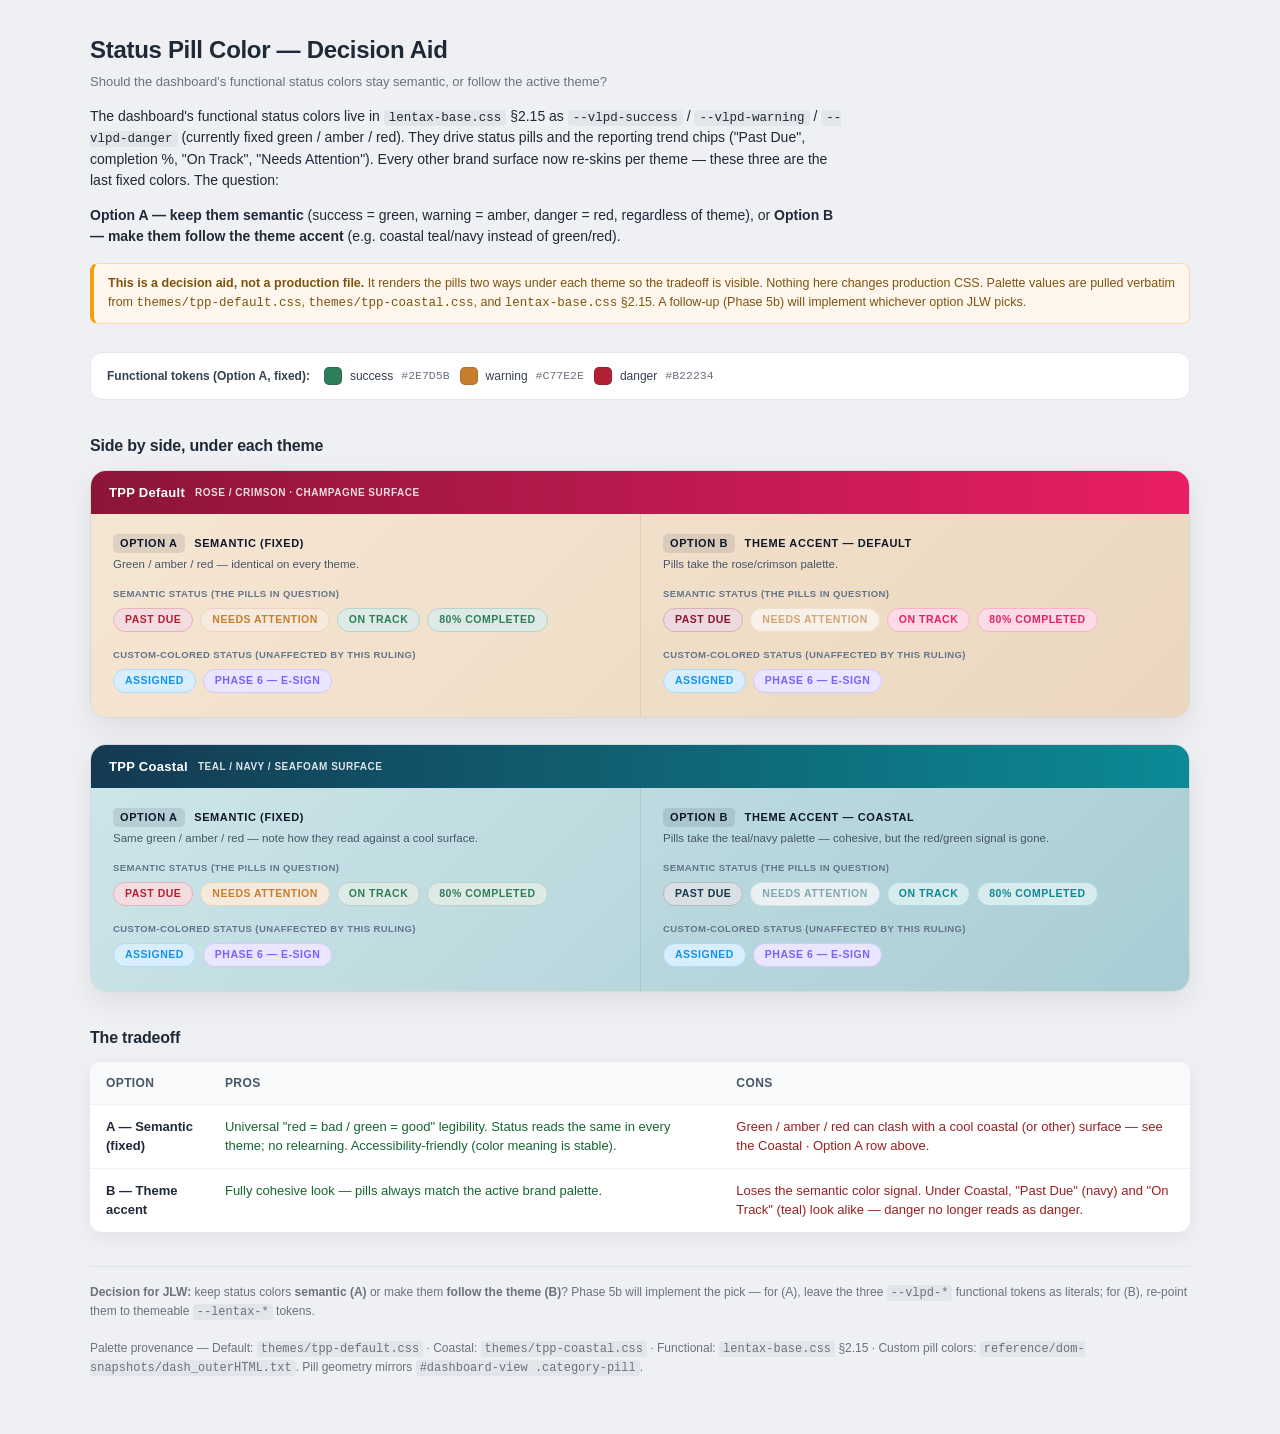
<file: reference/status-pill-demo.html>
<!DOCTYPE html>
<html lang="en">
<head>
<meta charset="utf-8">
<meta name="viewport" content="width=device-width, initial-scale=1">
<title>Status Pill Color — Decision Aid (semantic vs. theme-accent)</title>
<style>
  /* ============================================================
     status-pill-demo.html — DECISION AID (not a production file)
     Renders the dashboard status pills two ways so JLW can rule on
     whether the functional colors (--vlpd-success / -warning / -danger)
     should stay semantic-fixed (Option A) or follow the theme (Option B).

     All palette values are pulled verbatim from the repo:
       - Functional (semantic):  lentax-base.css §2.15 #dashboard-view
                                   --vlpd-success  #2E7D5B
                                   --vlpd-warning  #C77E2E
                                   --vlpd-danger   #B22234
       - TPP Default palette:    themes/tpp-default.css
       - TPP Coastal palette:    themes/tpp-coastal.css
       - Custom-colored pills:   reference/dom-snapshots/dash_outerHTML.txt
     Self-contained: no dependency on lentax-base.css. Opens standalone.
     ============================================================ */

  :root{
    /* Functional semantic colors — Option A (fixed, from base §2.15) */
    --fn-success: #2E7D5B;
    --fn-warning: #C77E2E;
    --fn-danger:  #B22234;

    /* Custom-colored status pills (theme-independent inline colors,
       captured from the live dashboard snapshot — UNAFFECTED by this ruling) */
    --custom-assigned: #1093F5;  /* rgb(16,147,245)  */
    --custom-esign:    #7B61FF;  /* rgb(123,97,255)  */
  }

  /* --- TPP Default theme palette (themes/tpp-default.css) --- */
  .theme-default{
    --t-primary:  #E91E63;   /* crimson-primary  (rose)        */
    --t-deep:     #8B1538;   /* crimson-deep     (crimson)     */
    --t-magenta:  #C2185B;   /* crimson-magenta               */
    --t-gold:     #D4A574;   /* gold-leaf                      */
    --surface-1:  #F5E6D3;   /* champagne                      */
    --surface-2:  #EBD7BE;   /* champagne-deep                 */
  }
  /* --- TPP Coastal theme palette (themes/tpp-coastal.css) --- */
  .theme-coastal{
    --t-primary:  #0B8A95;   /* teal   (crimson-primary slot)  */
    --t-deep:     #143A52;   /* ocean-navy (crimson-deep slot) */
    --t-magenta:  #0A6E78;   /* deep teal (magenta slot)       */
    --t-gold:     #7FA8B5;   /* slate-blue (gold-leaf slot)    */
    --surface-1:  #CDE5E8;   /* pale seafoam                   */
    --surface-2:  #A8CDD4;   /* muted seafoam                  */
  }

  *{ box-sizing: border-box; }
  body{
    margin:0; padding:32px 28px 64px;
    font-family:'Inter','Helvetica Neue',Arial,sans-serif;
    color:#1f2937; background:#eef0f3; line-height:1.5;
    -webkit-font-smoothing:antialiased;
  }
  .wrap{ max-width:1100px; margin:0 auto; }

  h1{ font-size:24px; margin:0 0 6px; letter-spacing:-.3px; }
  h1 .sub{ display:block; font-size:13px; font-weight:500; color:#6b7280; letter-spacing:0; margin-top:4px; }
  .lede{ font-size:14px; max-width:760px; }
  .lede code{ background:#e2e6eb; padding:1px 5px; border-radius:4px; font-size:12.5px; }
  .aid-note{
    margin:16px 0 28px; padding:10px 14px; font-size:12.5px;
    background:#fff7ed; border:1px solid #fed7aa; border-left:4px solid #f59e0b;
    border-radius:8px; color:#7c5410;
  }

  /* Functional-token legend */
  .legend{
    display:flex; flex-wrap:wrap; gap:10px; margin:0 0 30px;
    padding:14px 16px; background:#fff; border:1px solid #e2e6eb; border-radius:12px;
  }
  .legend .lbl{ font-size:12px; font-weight:700; color:#374151; align-self:center; margin-right:4px; }
  .swatch{ display:inline-flex; align-items:center; gap:8px; font-size:12px; color:#374151; }
  .swatch .chip{ width:18px; height:18px; border-radius:5px; border:1px solid rgba(0,0,0,.12); }
  .swatch code{ font-size:11.5px; color:#6b7280; }

  /* Theme panel = a representative dashboard surface */
  .panel{
    margin:0 0 26px; border-radius:16px; overflow:hidden;
    border:1px solid rgba(0,0,0,.10);
    box-shadow:0 10px 30px rgba(0,0,0,.08);
  }
  .panel__head{
    padding:12px 18px; font-size:13px; font-weight:700; letter-spacing:.3px;
    color:#fff; display:flex; align-items:center; gap:10px;
  }
  .panel.theme-default  .panel__head{ background:linear-gradient(90deg,#8B1538,#E91E63); }
  .panel.theme-coastal  .panel__head{ background:linear-gradient(90deg,#143A52,#0B8A95); }
  .panel__head .tag{ font-size:10px; font-weight:600; opacity:.85; text-transform:uppercase; letter-spacing:.5px; }

  /* surface uses the theme's real page-gradient (champagne / seafoam) */
  .surface{
    display:grid; grid-template-columns:1fr 1fr; gap:0;
    background:linear-gradient(135deg,var(--surface-1) 0%,var(--surface-2) 100%);
  }
  @media (max-width:720px){ .surface{ grid-template-columns:1fr; } }

  .option{ padding:20px 22px 24px; }
  .option + .option{ border-left:1px solid rgba(0,0,0,.08); }
  @media (max-width:720px){ .option + .option{ border-left:0; border-top:1px solid rgba(0,0,0,.08); } }
  .option__label{
    font-size:11px; font-weight:800; text-transform:uppercase; letter-spacing:.6px;
    color:#0f172a; margin:0 0 3px;
  }
  .option__label .opt{ display:inline-block; padding:1px 7px; border-radius:5px; background:rgba(15,23,42,.10); margin-right:6px; }
  .option__sub{ font-size:11.5px; color:#475569; margin:0 0 14px; }

  .group-label{
    font-size:9.5px; font-weight:700; letter-spacing:.4px; text-transform:uppercase;
    color:#64748b; margin:0 0 7px;
  }
  .group-label.second{ margin-top:16px; }
  .pillrow{ display:flex; flex-wrap:wrap; gap:7px; align-items:center; }

  /* Pill — faithful to #dashboard-view .category-pill
     (padding 3px 10px, radius 999px, ~10px, weight 600, letter-spacing,
      tinted background + solid colored text). Uppercased per spec. */
  .pill{
    display:inline-flex; align-items:center;
    padding:4px 11px; border-radius:999px;
    font-size:10.5px; font-weight:700; letter-spacing:.5px;
    text-transform:uppercase; line-height:1.3; white-space:nowrap;
    color:var(--c);
    background:color-mix(in srgb, var(--c) 16%, #ffffff);
    border:1px solid color-mix(in srgb, var(--c) 34%, #ffffff);
  }

  /* Tradeoff table */
  .tradeoff{ width:100%; border-collapse:collapse; margin:8px 0 0; font-size:13px; background:#fff; border-radius:12px; overflow:hidden; box-shadow:0 6px 20px rgba(0,0,0,.06); }
  .tradeoff th, .tradeoff td{ padding:12px 16px; text-align:left; vertical-align:top; border-bottom:1px solid #eef0f3; }
  .tradeoff thead th{ background:#f8fafc; font-size:12px; text-transform:uppercase; letter-spacing:.4px; color:#475569; }
  .tradeoff td.opt{ font-weight:800; white-space:nowrap; }
  .tradeoff .pro{ color:#166534; } .tradeoff .con{ color:#9a1f1f; }
  .tradeoff tr:last-child td{ border-bottom:0; }

  h2.section{ font-size:16px; margin:34px 0 12px; letter-spacing:-.2px; }
  footer{ margin-top:34px; font-size:12px; color:#6b7280; border-top:1px solid #dfe3e8; padding-top:16px; }
  footer code{ background:#e2e6eb; padding:1px 4px; border-radius:3px; }
</style>
</head>
<body>
<div class="wrap">

  <h1>Status Pill Color — Decision Aid
    <span class="sub">Should the dashboard's functional status colors stay semantic, or follow the active theme?</span>
  </h1>

  <p class="lede">
    The dashboard's functional status colors live in <code>lentax-base.css</code> §2.15 as
    <code>--vlpd-success</code> / <code>--vlpd-warning</code> / <code>--vlpd-danger</code>
    (currently fixed green / amber / red). They drive status pills and the reporting trend chips
    ("Past&nbsp;Due", completion %, "On&nbsp;Track", "Needs&nbsp;Attention"). Every other brand
    surface now re-skins per theme — these three are the last fixed colors. The question:
  </p>
  <p class="lede" style="margin-top:10px">
    <strong>Option&nbsp;A — keep them semantic</strong> (success&nbsp;=&nbsp;green, warning&nbsp;=&nbsp;amber,
    danger&nbsp;=&nbsp;red, regardless of theme), or
    <strong>Option&nbsp;B — make them follow the theme accent</strong> (e.g. coastal teal/navy instead of green/red).
  </p>

  <div class="aid-note">
    <strong>This is a decision aid, not a production file.</strong> It renders the pills two ways under
    each theme so the tradeoff is visible. Nothing here changes production CSS. Palette values are pulled
    verbatim from <code>themes/tpp-default.css</code>, <code>themes/tpp-coastal.css</code>, and
    <code>lentax-base.css</code> §2.15. A follow-up (Phase&nbsp;5b) will implement whichever option JLW picks.
  </div>

  <!-- Functional token legend -->
  <div class="legend">
    <span class="lbl">Functional tokens (Option A, fixed):</span>
    <span class="swatch"><span class="chip" style="background:#2E7D5B"></span> success <code>#2E7D5B</code></span>
    <span class="swatch"><span class="chip" style="background:#C77E2E"></span> warning <code>#C77E2E</code></span>
    <span class="swatch"><span class="chip" style="background:#B22234"></span> danger <code>#B22234</code></span>
  </div>

  <h2 class="section">Side by side, under each theme</h2>

  <!-- ============ TPP DEFAULT ============ -->
  <div class="panel theme-default">
    <div class="panel__head">TPP Default <span class="tag">rose / crimson · champagne surface</span></div>
    <div class="surface">

      <!-- Option A -->
      <div class="option">
        <p class="option__label"><span class="opt">Option A</span> Semantic (fixed)</p>
        <p class="option__sub">Green / amber / red — identical on every theme.</p>

        <p class="group-label">Semantic status (the pills in question)</p>
        <div class="pillrow">
          <span class="pill" style="--c:#B22234">Past Due</span>
          <span class="pill" style="--c:#C77E2E">Needs Attention</span>
          <span class="pill" style="--c:#2E7D5B">On Track</span>
          <span class="pill" style="--c:#2E7D5B">80% Completed</span>
        </div>

        <p class="group-label second">Custom-colored status (unaffected by this ruling)</p>
        <div class="pillrow">
          <span class="pill" style="--c:var(--custom-assigned)">Assigned</span>
          <span class="pill" style="--c:var(--custom-esign)">Phase 6 — E-Sign</span>
        </div>
      </div>

      <!-- Option B -->
      <div class="option">
        <p class="option__label"><span class="opt">Option B</span> Theme accent — Default</p>
        <p class="option__sub">Pills take the rose/crimson palette.</p>

        <p class="group-label">Semantic status (the pills in question)</p>
        <div class="pillrow">
          <span class="pill" style="--c:var(--t-deep)">Past Due</span>
          <span class="pill" style="--c:var(--t-gold)">Needs Attention</span>
          <span class="pill" style="--c:var(--t-primary)">On Track</span>
          <span class="pill" style="--c:var(--t-primary)">80% Completed</span>
        </div>

        <p class="group-label second">Custom-colored status (unaffected by this ruling)</p>
        <div class="pillrow">
          <span class="pill" style="--c:var(--custom-assigned)">Assigned</span>
          <span class="pill" style="--c:var(--custom-esign)">Phase 6 — E-Sign</span>
        </div>
      </div>

    </div>
  </div>

  <!-- ============ TPP COASTAL ============ -->
  <div class="panel theme-coastal">
    <div class="panel__head">TPP Coastal <span class="tag">teal / navy / seafoam surface</span></div>
    <div class="surface">

      <!-- Option A -->
      <div class="option">
        <p class="option__label"><span class="opt">Option A</span> Semantic (fixed)</p>
        <p class="option__sub">Same green / amber / red — note how they read against a cool surface.</p>

        <p class="group-label">Semantic status (the pills in question)</p>
        <div class="pillrow">
          <span class="pill" style="--c:#B22234">Past Due</span>
          <span class="pill" style="--c:#C77E2E">Needs Attention</span>
          <span class="pill" style="--c:#2E7D5B">On Track</span>
          <span class="pill" style="--c:#2E7D5B">80% Completed</span>
        </div>

        <p class="group-label second">Custom-colored status (unaffected by this ruling)</p>
        <div class="pillrow">
          <span class="pill" style="--c:var(--custom-assigned)">Assigned</span>
          <span class="pill" style="--c:var(--custom-esign)">Phase 6 — E-Sign</span>
        </div>
      </div>

      <!-- Option B -->
      <div class="option">
        <p class="option__label"><span class="opt">Option B</span> Theme accent — Coastal</p>
        <p class="option__sub">Pills take the teal/navy palette — cohesive, but the red/green signal is gone.</p>

        <p class="group-label">Semantic status (the pills in question)</p>
        <div class="pillrow">
          <span class="pill" style="--c:var(--t-deep)">Past Due</span>
          <span class="pill" style="--c:var(--t-gold)">Needs Attention</span>
          <span class="pill" style="--c:var(--t-primary)">On Track</span>
          <span class="pill" style="--c:var(--t-primary)">80% Completed</span>
        </div>

        <p class="group-label second">Custom-colored status (unaffected by this ruling)</p>
        <div class="pillrow">
          <span class="pill" style="--c:var(--custom-assigned)">Assigned</span>
          <span class="pill" style="--c:var(--custom-esign)">Phase 6 — E-Sign</span>
        </div>
      </div>

    </div>
  </div>

  <h2 class="section">The tradeoff</h2>
  <table class="tradeoff">
    <thead>
      <tr><th>Option</th><th>Pros</th><th>Cons</th></tr>
    </thead>
    <tbody>
      <tr>
        <td class="opt">A — Semantic<br>(fixed)</td>
        <td class="pro">Universal "red = bad / green = good" legibility. Status reads the same in every theme; no relearning. Accessibility-friendly (color meaning is stable).</td>
        <td class="con">Green / amber / red can clash with a cool coastal (or other) surface — see the Coastal · Option A row above.</td>
      </tr>
      <tr>
        <td class="opt">B — Theme<br>accent</td>
        <td class="pro">Fully cohesive look — pills always match the active brand palette.</td>
        <td class="con">Loses the semantic color signal. Under Coastal, "Past Due" (navy) and "On Track" (teal) look alike — danger no longer reads as danger.</td>
      </tr>
    </tbody>
  </table>

  <footer>
    <strong>Decision for JLW:</strong> keep status colors <strong>semantic (A)</strong> or make them
    <strong>follow the theme (B)</strong>? Phase&nbsp;5b will implement the pick — for (A), leave the
    three <code>--vlpd-*</code> functional tokens as literals; for (B), re-point them to themeable
    <code>--lentax-*</code> tokens.<br><br>
    Palette provenance — Default: <code>themes/tpp-default.css</code> · Coastal:
    <code>themes/tpp-coastal.css</code> · Functional: <code>lentax-base.css</code> §2.15 ·
    Custom pill colors: <code>reference/dom-snapshots/dash_outerHTML.txt</code>.
    Pill geometry mirrors <code>#dashboard-view .category-pill</code>.
  </footer>

</div>
</body>
</html>
</file>
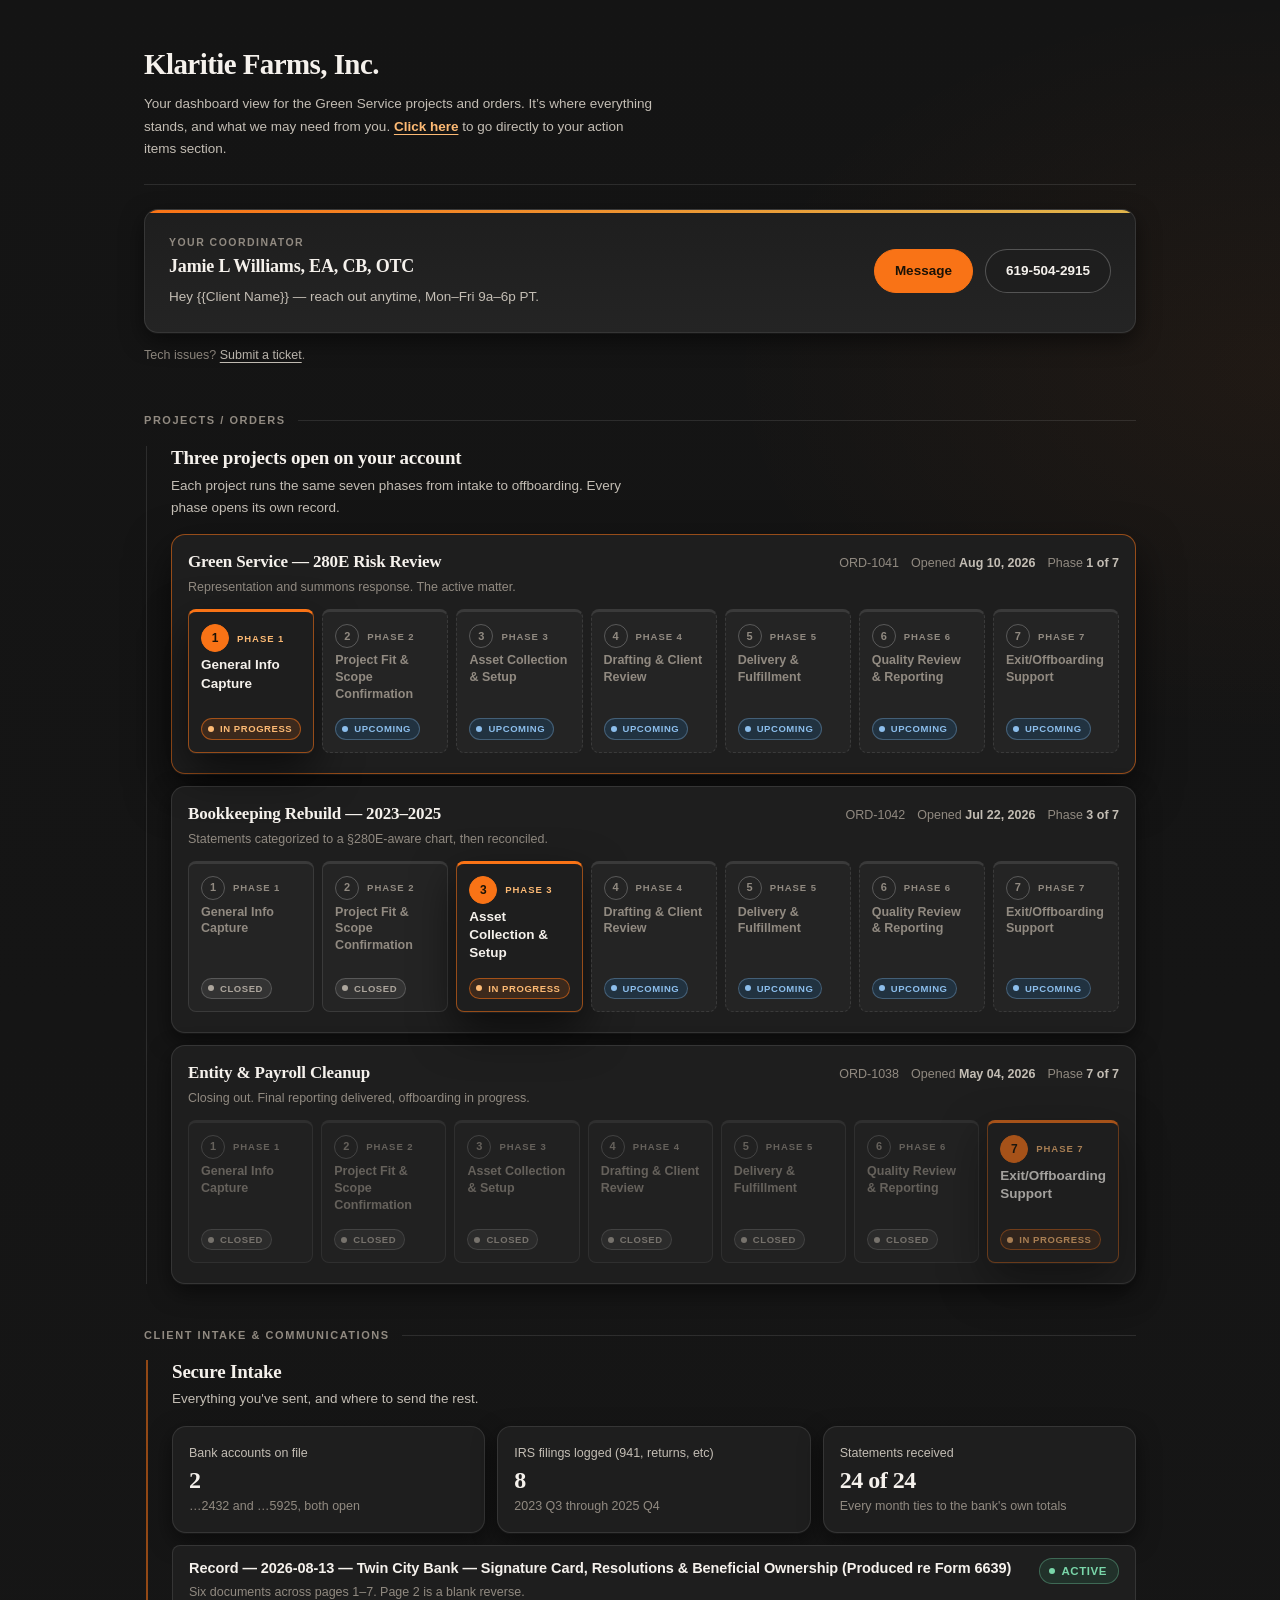
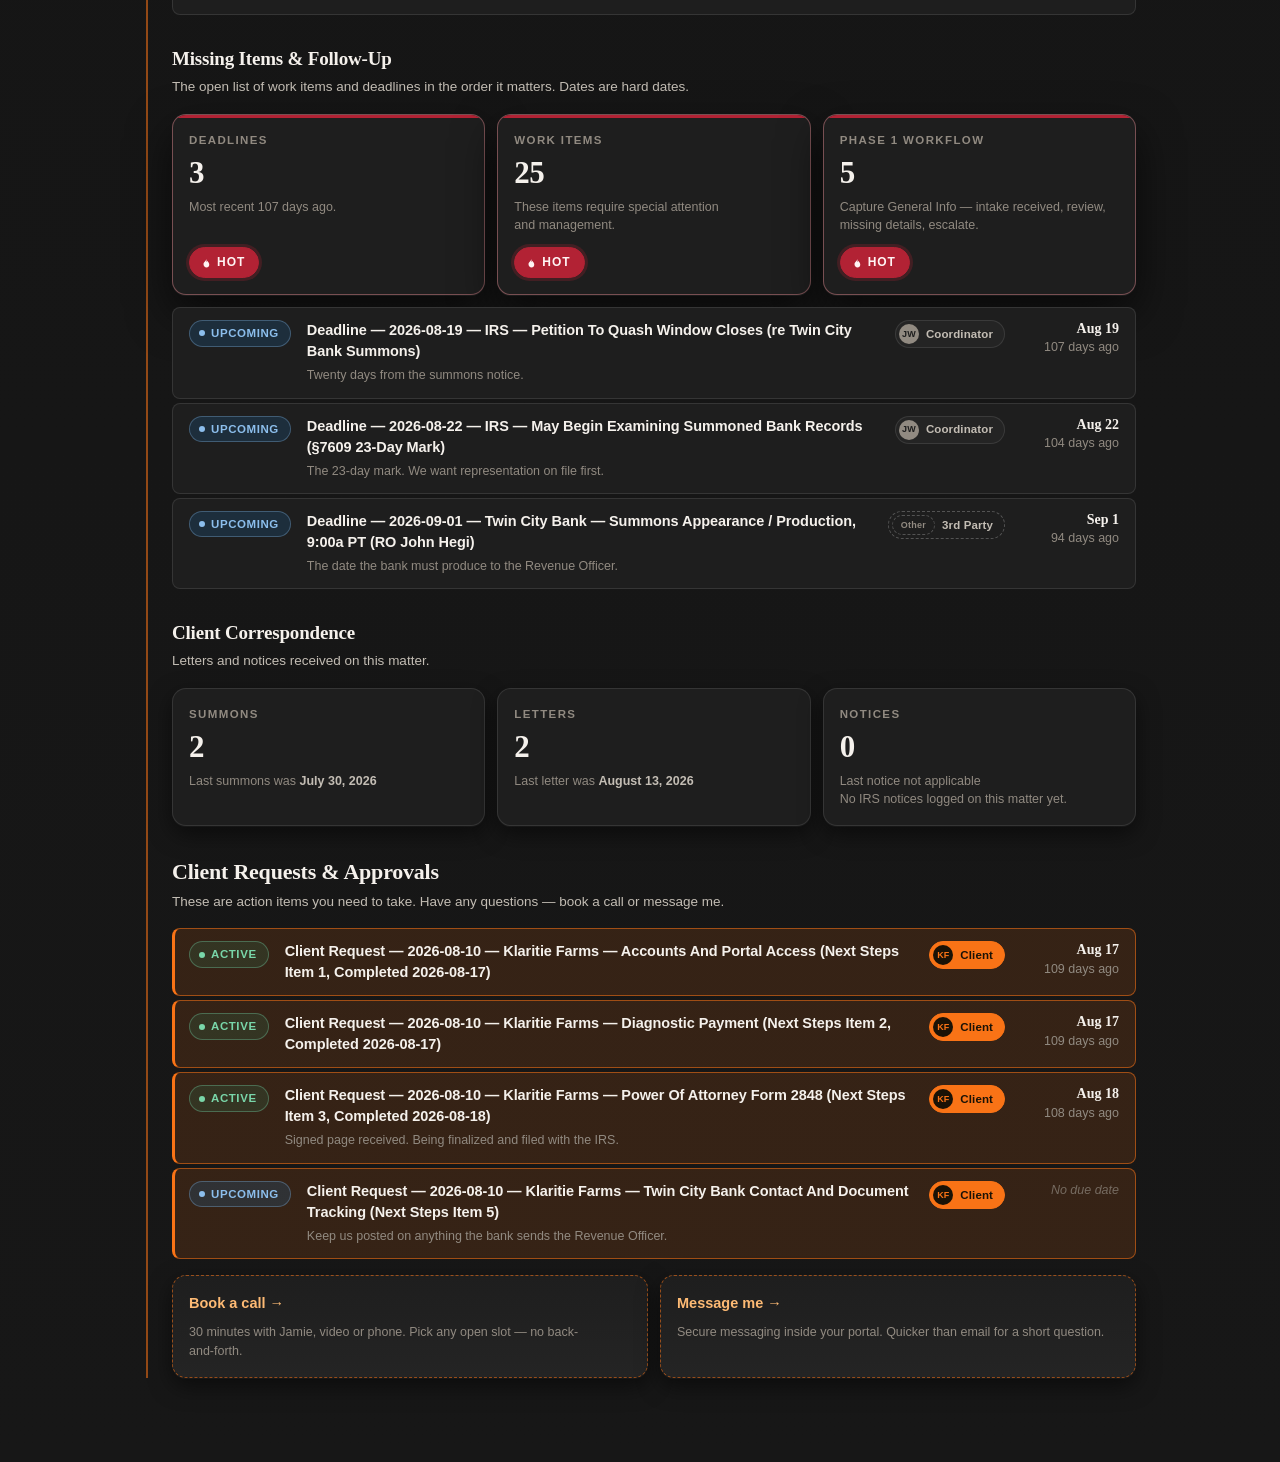
<file: portal/_source/dashboard-projects-mockup.raw.html>
<!doctype html>
<html lang="en" data-theme="dark"><head><meta charset="utf-8">
<meta name="viewport" content="width=device-width,initial-scale=1">
<title>Klaritie Farms — Client Dashboard</title>
<style>
/* ---------- TOKENS ------------------------------------------------------
   Light = :root. Dark = [data-theme="dark"] on <html> (ships as dark).
   Remove the attribute to render light. No markup forks, no new requests. */
:root{
  /* type */
  --ff-ui:ui-sans-serif,-apple-system,"Segoe UI",Roboto,Helvetica,Arial,sans-serif;
  --ff-dis:ui-serif,Georgia,"Iowan Old Style","Palatino Linotype",serif;
  --t-micro:10.5px; --t-label:11.5px; --t-meta:12.5px; --t-body:13.5px; --t-ui:15px;
  --t-row:14.5px; --t-h3:19px; --t-h2:11px; --t-h1:29px; --t-num:31px;
  /* spacing scale — 4 / 8 / 12 / 16 / 24 / 32 / 48 / 72 */
  --s1:4px; --s2:8px; --s3:12px; --s4:16px; --s5:24px; --s6:32px; --s7:48px; --s8:72px;
  /* geometry */
  --r-sm:8px; --r:14px; --r-pill:999px;
  --sh:0 1px 2px rgba(26,26,26,.05),0 6px 18px rgba(154,74,6,.05);
  --sh-2:0 2px 4px rgba(26,26,26,.06),0 16px 40px rgba(154,74,6,.10);
  /* surfaces + ink */
  --bg:#F4F0E9; --surface:#FFFAF4; --surface-2:#F8F2E9; --surface-3:#EFE8DD;
  --line:rgba(26,22,18,.12); --line-2:rgba(26,22,18,.26);
  --ink:#1A1714; --ink-2:#4C463E; --ink-3:#7C7369;
  /* brand */
  --accent:#F97316; --accent-ink:#9A4A06; --accent-soft:#FCEBDB; --accent-line:rgba(249,115,22,.42);
  --on-accent:#FFFFFF; --accent-fill:#A8500A;
  /* status pairs (fixed hues, never themed away) */
  --good-bg:#E3F1E9; --good-fg:#1F6B4C; --good-line:rgba(31,107,76,.28);
  --info-bg:#E3EDF8; --info-fg:#1B5486; --info-line:rgba(27,84,134,.26);
  --warn-bg:#F9EFD9; --warn-fg:#7E5510; --warn-line:rgba(126,85,16,.28);
  --crit-bg:#F7E3E4; --crit-fg:#8F1F29; --crit-line:rgba(143,31,41,.30);
  --crit-fill:#8F1F29; --on-crit:#FFF7F7;
  --neu-bg:#EDE8E0; --neu-fg:#5B554D; --neu-line:rgba(91,85,77,.24);
  --vio-bg:#EBE7F5; --vio-fg:#4A3E77; --vio-line:rgba(74,62,119,.24);
}
[data-theme="dark"]{
  --bg:#141414; --surface:#1E1E1E; --surface-2:#242424; --surface-3:#2A2A2A;
  --line:rgba(255,255,255,.10); --line-2:rgba(255,255,255,.24);
  --ink:#F5F1EC; --ink-2:#C3BDB4; --ink-3:#918A81;
  --accent:#F97316; --accent-ink:#FDBA74; --accent-soft:rgba(249,115,22,.14); --accent-line:rgba(249,115,22,.55);
  --on-accent:#1A1206; --accent-fill:#F97316;
  --sh:0 1px 0 rgba(255,255,255,.04),0 8px 22px rgba(0,0,0,.50);
  --sh-2:0 1px 0 rgba(255,255,255,.06),0 18px 44px rgba(0,0,0,.60);
  --good-bg:rgba(46,125,91,.20); --good-fg:#79D6A9; --good-line:rgba(121,214,169,.34);
  --info-bg:rgba(28,110,180,.20); --info-fg:#8CBEEC; --info-line:rgba(140,190,236,.32);
  --warn-bg:rgba(199,126,46,.20); --warn-fg:#F3BD73; --warn-line:rgba(243,189,115,.34);
  --crit-bg:rgba(178,34,52,.24); --crit-fg:#FF9AA0; --crit-line:rgba(255,154,160,.40);
  --crit-fill:#B22234; --on-crit:#FFF4F4;
  --neu-bg:rgba(255,255,255,.07); --neu-fg:#ADA69D; --neu-line:rgba(255,255,255,.18);
  --vio-bg:rgba(123,97,255,.20); --vio-fg:#B6A6FF; --vio-line:rgba(182,166,255,.32);
}
*{box-sizing:border-box}
body{margin:0;background:var(--bg);color:var(--ink);
  font:var(--t-ui)/1.6 var(--ff-ui);-webkit-font-smoothing:antialiased;text-wrap:pretty}
[data-theme="dark"] body{background:
  radial-gradient(1100px 520px at 8% -10%,rgba(249,115,22,.10),transparent 60%),
  radial-gradient(900px 600px at 100% 12%,rgba(249,115,22,.05),transparent 62%),
  linear-gradient(180deg,#141414,#171717)}
a{color:var(--accent-ink)} a:hover{color:var(--accent)}
:focus-visible{outline:2px solid var(--accent);outline-offset:2px;border-radius:var(--r-sm)}
.wrap{max-width:1040px;margin:0 auto;padding:var(--s7) var(--s5) var(--s8)}

/* ---------- masthead + coordinator ---------- */
.mast{border-bottom:1px solid var(--line);padding-bottom:var(--s5);margin-bottom:var(--s2);
  display:flex;justify-content:space-between;align-items:flex-end;gap:var(--s5);flex-wrap:wrap}
.mast h1{margin:0;font:600 var(--t-h1)/1.15 var(--ff-dis);letter-spacing:-.02em}
.mast .s{margin:var(--s3) 0 0;color:var(--ink-2);font-size:var(--t-body);max-width:68ch;line-height:1.65}
.mast .s a{color:var(--accent-ink);font-weight:600;text-underline-offset:3px}
.mast .who{text-align:right;font-size:var(--t-meta);color:var(--ink-3);line-height:1.5}
h3[id]{scroll-margin-top:var(--s5)}
h2{font:650 var(--t-h2)/1.4 var(--ff-ui);letter-spacing:.14em;text-transform:uppercase;color:var(--ink-3);
  margin:var(--s7) 0 var(--s2);display:flex;align-items:center;gap:var(--s3)}
h2::after{content:"";height:1px;flex:1;background:var(--line)}
h3{font:600 var(--t-h3)/1.3 var(--ff-dis);letter-spacing:-.01em;margin:var(--s6) 0 var(--s1)}
h3:first-of-type{margin-top:var(--s4)}
.lede{color:var(--ink-2);font-size:var(--t-body);margin:0 0 var(--s4);max-width:64ch;line-height:1.6}
.lede.wide{max-width:none}
.body{border-left:1px solid var(--line);padding-left:var(--s5);margin-left:2px}
/* HIERARCHY: the action-items subsection carries the accent rail */
.body:has(#actions){border-left:2px solid var(--accent-line)}
.body:has(#actions) h3#actions{font-size:22px;color:var(--ink)}

.coord{display:flex;justify-content:space-between;align-items:center;gap:var(--s5);flex-wrap:wrap;
  background:linear-gradient(180deg,var(--surface),var(--surface-2));border:1px solid var(--line);
  border-radius:var(--r);padding:var(--s5);box-shadow:var(--sh);margin:var(--s5) 0 var(--s1);
  position:relative;overflow:hidden}
.coord::before{content:"";position:absolute;inset:0 0 auto;height:3px;
  background:linear-gradient(90deg,var(--accent),#E0B54C)}
.coord .cl{font-size:var(--t-micro);letter-spacing:.14em;text-transform:uppercase;color:var(--ink-3);font-weight:650}
.coord .cn{font:600 18px/1.3 var(--ff-dis);letter-spacing:-.01em;margin-top:var(--s1)}
.coord .cg{margin:var(--s2) 0 0;font-size:var(--t-body);color:var(--ink-2)}
.coord .ca{display:flex;gap:var(--s3);flex-wrap:wrap}
.btn{display:inline-flex;align-items:center;justify-content:center;gap:var(--s2);font-size:var(--t-body);
  font-weight:650;border-radius:var(--r-pill);padding:10px 20px;text-decoration:none;
  border:1px solid var(--line-2);color:var(--ink);background:var(--surface);white-space:nowrap;
  transition:transform .14s,border-color .14s,box-shadow .14s}
.btn:hover{border-color:var(--accent-line);transform:translateY(-2px);box-shadow:var(--sh)}
.btn:active{transform:translateY(1px)}
.btn.primary{background:var(--accent-fill);border-color:var(--accent-fill);color:var(--on-accent)}
.btn.primary:hover{filter:brightness(1.06)}
.tech{margin:var(--s3) 0 0;font-size:var(--t-meta);color:var(--ink-3)}
.tech a{color:var(--ink-2);text-underline-offset:3px}

/* ---------- ROWS: ledger grammar — flat, tabular, hairline, no lift ---------- */
.row{display:flex;gap:var(--s4);align-items:flex-start;background:var(--surface);
  border:1px solid var(--line);border-radius:var(--r-sm);padding:var(--s3) var(--s4);
  margin-bottom:var(--s1);box-shadow:none;text-decoration:none;color:inherit;
  position:relative;transition:background .14s,border-color .14s}
.row:hover{background:var(--surface-2);border-color:var(--line-2)}
.row:focus-visible{outline:2px solid var(--accent);outline-offset:2px}
.row .m{flex:1;min-width:0}
.row .t{font-size:var(--t-row);font-weight:600;line-height:1.45;letter-spacing:-.005em}
.row .d{font-size:var(--t-meta);color:var(--ink-3);margin-top:var(--s1);line-height:1.55}
/* OWNER: a Client row is unmistakable — accent rail, tinted fill, filled pill */
.row:has(.own.client){background:var(--accent-soft);border-color:var(--accent-line);
  border-left:3px solid var(--accent);padding-left:calc(var(--s4) - 2px)}
.row:has(.own.client):hover{border-color:var(--accent)}

.chip{display:inline-flex;align-items:center;gap:5px;font-size:var(--t-label);font-weight:650;
  border-radius:var(--r-pill);padding:3px 10px;white-space:nowrap;flex:none}

/* ---------- STATUS CHIPS ---------- */
.st{display:inline-flex;align-items:center;gap:6px;font-size:var(--t-label);font-weight:700;
  border-radius:var(--r-pill);padding:3px 11px 3px 9px;white-space:nowrap;letter-spacing:.05em;
  flex:none;text-transform:uppercase;border:1px solid transparent}
.st::before{content:"";width:6px;height:6px;border-radius:var(--r-pill);background:currentColor;flex:none}
.st-active{background:var(--good-bg);color:var(--good-fg);border-color:var(--good-line)}
.st-upcoming{background:var(--info-bg);color:var(--info-fg);border-color:var(--info-line)}
.st-inprogress{background:var(--accent-soft);color:var(--accent-ink);border-color:var(--accent-line)}
.st-hold{background:var(--warn-bg);color:var(--warn-fg);border-color:var(--warn-line)}
.st-archive{background:var(--neu-bg);color:var(--neu-fg);border-color:var(--neu-line)}
.st-inactive{background:var(--crit-bg);color:var(--crit-fg);border-color:var(--crit-line)}
.st-template{background:var(--vio-bg);color:var(--vio-fg);border-color:var(--vio-line)}
.st-closed{background:var(--neu-bg);color:var(--neu-fg);border-color:var(--neu-line)}

/* ---------- URGENCY LADDER — four rungs, weight+shape+glyph, not colour alone ---------- */
.st-hot{background:var(--crit-fill);color:var(--on-crit);border-color:var(--crit-fill);
  font-size:12px;font-weight:800;letter-spacing:.08em;padding:5px 13px 5px 10px;
  box-shadow:0 0 0 3px var(--crit-bg)}
.st-hot::before{display:none}
.st-hot svg{width:12px;height:12px;flex:none;margin-right:-1px}
.st-high{background:var(--warn-bg);color:var(--warn-fg);border-color:var(--warn-line);
  font-size:11.5px;font-weight:750;padding:4px 12px 4px 9px}
.st-high::before{content:"▲";background:none;width:auto;height:auto;border-radius:0;font-size:8px;line-height:1}
.st-normal{background:transparent;color:var(--warn-fg);border-color:var(--warn-line);font-weight:700}
.st-normal::before{content:"■";background:none;width:auto;height:auto;border-radius:0;font-size:7px;line-height:1}
.st-low{background:transparent;color:var(--ink-3);border-color:var(--line);font-weight:650;letter-spacing:.06em}
.st-low::before{content:"▾";background:none;width:auto;height:auto;border-radius:0;font-size:9px;line-height:1}

.when{font-size:var(--t-meta);color:var(--ink-3);white-space:nowrap;flex:none;
  font-variant-numeric:tabular-nums;text-align:right;min-width:98px;line-height:1.5}
.when b{display:block;color:var(--ink);font:600 14px/1.3 var(--ff-dis);letter-spacing:0}
.when.none{color:var(--ink-3);opacity:.7;font-style:italic}

/* ---------- CARDS: data grammar — raised, serif numerals, top hairline ---------- */
.cards{display:grid;gap:var(--s5) var(--s3);grid-template-columns:repeat(3,1fr);margin:var(--s4) 0 var(--s3)}
.cards.two{grid-template-columns:repeat(2,1fr)}
.cards.four{grid-template-columns:repeat(4,1fr)}
.card{background:var(--surface);border:1px solid var(--line);border-radius:var(--r);
  padding:var(--s4);box-shadow:var(--sh);text-decoration:none;color:inherit;
  display:flex;flex-direction:column;height:100%;position:relative;overflow:hidden;
  transition:transform .14s,box-shadow .14s,border-color .14s}
a.card:hover{transform:translateY(-3px);box-shadow:var(--sh-2);border-color:var(--line-2)}
a.card:active{transform:translateY(1px)}
.card .k{font-size:var(--t-meta);color:var(--ink-2);margin-bottom:var(--s1)}
.card .v{font:600 24px/1.1 var(--ff-dis);letter-spacing:-.02em}
.card .n{font-size:var(--t-meta);color:var(--ink-3);margin-top:var(--s1);line-height:1.5}
.card.link .k{font-size:var(--t-row);font-weight:650;color:var(--ink);margin-bottom:var(--s1)}
.card.off{opacity:.5;background:var(--surface-2);border-style:dashed}
a.card.cnt .cs{margin-top:auto;padding-top:var(--s3)}
a.card.cnt .k{font-size:var(--t-label);letter-spacing:.12em;text-transform:uppercase;color:var(--ink-3);font-weight:700}
a.card.cnt .v{font-size:var(--t-num);line-height:1.05;margin-top:var(--s1)}
a.card.cnt .n{margin-top:var(--s2)}
a.card.cnt .n b{color:var(--ink-2);font-weight:650}
/* a card whose urgency resolved to Critical raises its own edge */
a.card.cnt:has(.st-hot){border-color:var(--crit-line);box-shadow:var(--sh-2)}
a.card.cnt:has(.st-hot)::before{content:"";position:absolute;inset:0 0 auto;height:3px;background:var(--crit-fill)}
.note{background:var(--surface-2);border:1px solid var(--line);border-radius:var(--r);
  padding:var(--s3) var(--s4);font-size:var(--t-body);color:var(--ink-2);line-height:1.6;margin:var(--s3) 0}
a.card.cta{border:1px dashed var(--accent-line);
  background:linear-gradient(180deg,var(--surface),var(--surface-2));padding:var(--s4)}
a.card.cta .k{color:var(--accent-ink)}
a.card.cta:hover{border-color:var(--accent)}
a.card.cta .n{font-size:var(--t-meta)}

/* ---------- PHASE STRIP ---------- */
.phases{display:grid;gap:var(--s2);grid-template-columns:repeat(7,1fr);
  margin:var(--s3) 0 var(--s1);align-items:stretch;counter-reset:ph}
a.phase{background:var(--surface-2);border:1px solid var(--line);border-top:3px solid var(--line);
  border-radius:var(--r-sm);padding:var(--s3);box-shadow:none;text-decoration:none;color:var(--ink-3);
  display:flex;flex-direction:column;height:100%;transition:transform .14s,border-color .14s,color .14s;
  counter-increment:ph}
a.phase:hover{border-color:var(--line-2);border-top-color:var(--accent);transform:translateY(-2px);color:var(--ink-2)}
a.phase .p{font-size:9.5px;font-weight:700;letter-spacing:.1em;color:var(--ink-3);text-transform:uppercase;
  display:flex;align-items:center;gap:var(--s2);min-width:0}
a.phase .p::before{content:counter(ph);flex:none;display:inline-flex;align-items:center;justify-content:center;
  width:22px;height:22px;border-radius:var(--r-pill);border:1px solid var(--line-2);
  font:700 11px/1 var(--ff-ui);letter-spacing:0;color:var(--ink-3);background:transparent}
a.phase:hover .p::before{border-color:var(--accent-line);color:var(--ink-2)}
a.phase .n{font-size:var(--t-meta);font-weight:600;line-height:1.35;margin-top:var(--s1);color:inherit}
a.phase .ps{margin-top:auto;padding-top:var(--s3)}
a.phase .st{font-size:9.5px;padding:2px 8px 2px 6px;letter-spacing:.06em}
/* current phase: the only lit box in the strip */
a.phase:has(.st-inprogress){background:var(--surface);border-color:var(--accent-line);
  border-top:3px solid var(--accent);color:var(--ink);box-shadow:var(--sh-2)}
a.phase:has(.st-inprogress) .p{color:var(--accent-ink)}
a.phase:has(.st-inprogress) .p::before{background:var(--accent-fill);border-color:var(--accent-fill);
  color:var(--on-accent);width:26px;height:26px;font-size:12px}
a.phase:has(.st-inprogress) .n{font-size:var(--t-body)}
/* upcoming phases recede without disappearing */
a.phase:has(.st-upcoming){border-style:dashed;border-top-style:solid}

footer{margin-top:var(--s7);padding-top:var(--s5);border-top:1px solid var(--line);
  color:var(--ink-3);font-size:var(--t-meta);line-height:1.65}

/* ---------- RESPONSIVE — 1100 / 880 / 560 / 375 ---------- */
@media(max-width:900px){
  .cards,.cards.four{grid-template-columns:repeat(2,1fr)}
  .phases{grid-template-columns:repeat(4,1fr)}
}
@media(max-width:760px){
  .wrap{padding:var(--s6) var(--s4) var(--s7)}
  .cards,.cards.two,.cards.four{grid-template-columns:1fr}
  .body{padding-left:var(--s4)}
  .own .av{display:none}
  .own{padding-left:11px}
}
@media(max-width:640px){
  .row{flex-wrap:wrap;gap:var(--s2) var(--s3)}
  .row .m{flex:1 0 100%;order:1}
  .row .st{order:2}
  .row .own{order:3}
  .row .when{order:4;min-width:0;margin-left:auto;text-align:right}
  .row .when b{display:inline;font-size:var(--t-meta);margin-right:6px}
}
@media(max-width:600px){
  .phases{grid-template-columns:repeat(2,1fr)}
  .mast h1{font-size:24px}
  h3{font-size:17px}
  .coord{padding:var(--s4)}
  .coord .ca{width:100%}
  .coord .ca .btn{flex:1}
}
@media(max-width:400px){
  .wrap{padding:var(--s5) var(--s3) var(--s6)}
  a.card.cnt .v{font-size:26px}
}
@media(prefers-reduced-motion:reduce){*{transition:none!important}}

/* ---------- OWNER PILLS ---------- */
.own{display:inline-flex;align-items:center;gap:7px;flex:none;font-size:var(--t-label);font-weight:650;
  color:var(--ink-2);background:var(--surface-2);border:1px solid var(--line);border-radius:var(--r-pill);
  padding:3px 11px 3px 3px;white-space:nowrap;letter-spacing:.01em}
.own .av{display:inline-flex;align-items:center;justify-content:center;width:20px;height:20px;
  border-radius:var(--r-pill);background:var(--ink-3);color:var(--surface);font-size:9px;font-weight:700;
  letter-spacing:.02em}
.own.client{background:var(--accent-fill);border-color:var(--accent-fill);color:var(--on-accent);font-weight:750}
.own.client .av{background:var(--on-accent);color:var(--accent-fill)}
.own.third{border-style:dashed;border-color:var(--line-2);background:transparent}
.own.third .av{background:transparent;color:var(--ink-3);border:1px dashed var(--line-2);
  font-size:9px;width:auto;padding:0 8px;letter-spacing:.03em}

/* ---------- MULTI-PROJECT ---------- */
.proj{border:1px solid var(--line);border-radius:var(--r);background:var(--surface);
  box-shadow:var(--sh);padding:var(--s4);margin-bottom:var(--s3)}
.proj.current{border-color:var(--accent-line);box-shadow:var(--sh-2)}
.projhd{display:flex;align-items:baseline;justify-content:space-between;gap:var(--s3);flex-wrap:wrap}
.projhd h4{margin:0;font:600 17px/1.3 var(--ff-dis);letter-spacing:-.01em}
.projhd .meta{font-size:var(--t-meta);color:var(--ink-3);display:flex;align-items:center;gap:var(--s3)}
.projhd .meta b{color:var(--ink-2);font-weight:650}
.proj .plede{margin:var(--s1) 0 0;font-size:var(--t-meta);color:var(--ink-3)}
.proj .phases{margin-top:var(--s3)}
.proj.done .phases{opacity:.62}
</style></head>
<body><div class="wrap">

<div class="mast">
  <div><h1>Klaritie Farms, Inc.</h1>
    <p class="s">Your dashboard view for the Green Service projects and orders. It’s where everything
      stands, and what we may need from you. <a href="#actions">Click here</a> to go directly to your
      action items section.</p></div>
</div>

<div class="coord">
  <div class="ci">
    <div class="cl">Your coordinator</div>
    <div class="cn">Jamie L Williams, EA, CB, OTC</div>
    <p class="cg">Hey {{Client Name}} — reach out anytime, Mon–Fri 9a–6p PT.</p>
  </div>
  <div class="ca">
    <a class="btn primary" href="https://app.virtuallaunch.pro/message/inbox" target="_blank" rel="noopener">Message</a>
    <a class="btn" href="tel:+16195042915">619-504-2915</a>
  </div>
</div>
<p class="tech">Tech issues? <a href="https://app.virtuallaunch.pro/support" target="_blank" rel="noopener">Submit a ticket</a>.</p>

<h2>Projects / Orders</h2>
<div class="body">
<h3 style="margin-top:18px">Three projects open on your account</h3>
<p class="lede">Each project runs the same seven phases from intake to offboarding. Every phase opens its own record.</p>
<div id="projects"></div>
</div>

<h2 style="margin-top:44px">Client Intake &amp; Communications</h2>
<div class="body">

<h3>Secure Intake</h3>
<p class="lede">Everything you've sent, and where to send the rest.</p>
<div class="cards">
  <div class="card"><div class="k">Bank accounts on file</div><div class="v">2</div>
    <div class="n">…2432 and …5925, both open</div></div>
  <div class="card"><div class="k">IRS filings logged (941, returns, etc)</div><div class="v">8</div>
    <div class="n">2023 Q3 through 2025 Q4</div></div>
  <div class="card"><div class="k">Statements received</div><div class="v">24 of 24</div>
    <div class="n">Every month ties to the bank's own totals</div></div>
</div>
<a class="row" href="https://app.clickup.com/t/86e2ujray" target="_blank" rel="noopener"><div class="m">
  <div class="t">Record — 2026-08-13 — Twin City Bank — Signature Card, Resolutions &amp; Beneficial Ownership (Produced re Form 6639)</div>
  <div class="d">Six documents across pages 1–7. Page 2 is a blank reverse.</div></div>
  <span class="st st-active">Active</span></a>

<!-- ===========================================================
     HIDDEN RULES — dashboard display logic (reference)
     -----------------------------------------------------------
     URGENCY LADDER  (driven by data-urg="YYYY-MM-DD" on a card;
                      no date => Low)
       days = calendar days from today to the driver date
         days <= 0   CRITICAL  red     fire SVG   "Hot"        due today or past due
         days 1-2    HIGH      orange  no icon    "High"       inside 48 hours
         days 3-5    NORMAL    yellow  no icon    "Normal"     3-5 days out
         days 6+     LOW       blue    no icon    "Low"        as scheduled
       SUMMARY CARDS ONLY. The pill renders at the bottom of the card,
         below the note line, replacing any static status chip.
       Task rows never carry an urgency pill - they already show their
         ClickUp status, and the relative date line under the due date
         communicates timing on its own.
     RELATIVE TIME
       Every dated node prints the relative line under the date:
         future -> "in N days" / "tomorrow" / "today"
         past   -> "yesterday" / "N days ago"
       Computed at page load in the reader's own timezone.
       No due date -> "No due date", muted.
     OWNER PILL
       Coordinator = internal (accent avatar)
       Client      = client action required (grey avatar)
       3rd Party   = bank, IRS, or other outside party ("Other")
     -----------------------------------------------------------
     VISUAL RULES (CSS only; no markup forks)
       THEMING
         Light = :root, dark = [data-theme="dark"] on <html>.
         Dark is the shipping theme (the attribute is set). Remove the
         attribute to get light. Every colour is a token.
       URGENCY LADDER READS AS A LADDER, NOT FOUR CHIPS
         Critical = solid red fill + white type + fire SVG + halo ring.
         High     = filled amber tint + up-triangle glyph.
         Normal   = outline only + amber type + square glyph.
         Low      = outline only + muted type + down-caret glyph.
         Every tier carries its own GLYPH, so the tier survives
         greyscale and colour-blind rendering (WCAG 1.4.1).
       CARDS VS ROWS - different grammar, not just different size
         Cards = raised, 14px radius, uppercase micro label, serif
                 numeral, hover lifts 3px.
         Rows  = flat, 8px radius, hairline, ledger-like; hover tints
                 the fill instead of lifting.
       OWNER PILLS
         Client     = SOLID accent pill + 3px accent left rail on the
                      whole row (.row:has(.own.client)).
         Coordinator= quiet hairline pill, solid avatar.
         3rd Party  = dashed pill + dashed avatar.
       PHASE STRIP
         Numbered step dots (1-7) mirror the portal sidebar stepper;
         the In Progress phase is the only lit box - filled orange dot,
         3px accent top edge, raised shadow. Upcoming phases stay
         dashed and recede. 7 columns, 4 at <=900px, 2 at <=600px.
       HIERARCHY
         The action-items subsection (.body:has(#actions)) carries a 2px
         accent rail and a larger heading; other rails are 1px hairlines.
       SPACING SCALE
         4 / 8 / 12 / 16 / 24 / 32 / 48 / 72 as --s1..--s8.
       RESPONSIVE
         <=640px a row wraps: title takes the full first line, then
         status / owner / date share the second line.
     =========================================================== -->
<h3>Missing Items &amp; Follow-Up</h3>
<p class="lede wide">The open list of work items and deadlines in the order it matters. Dates are hard dates.</p>
<div class="cards">
  <a class="card cnt" href="https://app.clickup.com/t/86e2ufkgt" target="_blank" rel="noopener">
    <div class="k">Deadlines</div><div class="v">3</div>
    <div class="n">Most recent <span data-cd="2026-08-19"></span>.</div>
    <div class="cs" data-urg="2026-08-19"></div></a>
  <a class="card cnt" href="https://app.clickup.com/t/86e2ujy4u" target="_blank" rel="noopener">
    <div class="k">Work Items</div><div class="v">25</div>
    <div class="n">These items require special attention and management.</div>
    <div class="cs" data-urg="2026-08-22"></div></a>
  <a class="card cnt" href="https://app.clickup.com/t/86e2w72j5" target="_blank" rel="noopener">
    <div class="k">Phase 1 Workflow</div><div class="v">5</div>
    <div class="n">Capture General Info — intake received, review, missing details, escalate.</div>
    <div class="cs" data-urg="2026-09-01"></div></a>
</div>

<a class="row" href="https://app.clickup.com/t/86e2ufkgt" target="_blank" rel="noopener">
  <span class="st st-upcoming">Upcoming</span><div class="m">
  <div class="t">Deadline — 2026-08-19 — IRS — Petition To Quash Window Closes (re Twin City Bank Summons)</div>
  <div class="d">Twenty days from the summons notice.</div></div><span class="own"><span class="av">JW</span>Coordinator</span>
  <span class="when" data-cd="2026-08-19"><b>Aug 19</b></span></a>
<a class="row" href="https://app.clickup.com/t/86e2ufkhr" target="_blank" rel="noopener">
  <span class="st st-upcoming">Upcoming</span><div class="m">
  <div class="t">Deadline — 2026-08-22 — IRS — May Begin Examining Summoned Bank Records (§7609 23-Day Mark)</div>
  <div class="d">The 23-day mark. We want representation on file first.</div></div><span class="own"><span class="av">JW</span>Coordinator</span>
  <span class="when" data-cd="2026-08-22"><b>Aug 22</b></span></a>
<a class="row" href="https://app.clickup.com/t/86e2ufkm2" target="_blank" rel="noopener">
  <span class="st st-upcoming">Upcoming</span><div class="m">
  <div class="t">Deadline — 2026-09-01 — Twin City Bank — Summons Appearance / Production, 9:00a PT (RO John Hegi)</div>
  <div class="d">The date the bank must produce to the Revenue Officer.</div></div><span class="own third"><span class="av">Other</span>3rd Party</span>
  <span class="when" data-cd="2026-09-01"><b>Sep 1</b></span></a>
<h3>Client Correspondence</h3>
<p class="lede">Letters and notices received on this matter.</p>
<div class="cards">
  <a class="card cnt" href="https://app.clickup.com/t/86e2ufkrk" target="_blank" rel="noopener">
    <div class="k">Summons</div>
    <div class="v">2</div>
    <div class="n">Last summons was <b>July 30, 2026</b></div></a>
  <a class="card cnt" href="https://app.clickup.com/t/86e2ujraf" target="_blank" rel="noopener">
    <div class="k">Letters</div>
    <div class="v">2</div>
    <div class="n">Last letter was <b>August 13, 2026</b></div></a>
  <a class="card cnt" href="https://app.clickup.com/t/86e2ufkrk" target="_blank" rel="noopener">
    <div class="k">Notices</div>
    <div class="v">0</div>
    <div class="n">Last notice not applicable<br>No IRS notices logged on this matter yet.</div></a>
</div>

<h3 id="actions">Client Requests &amp; Approvals</h3>
<p class="lede wide">These are action items you need to take. Have any questions — book a call or message me.</p>
<a class="row" href="https://app.clickup.com/t/86e2unwu8" target="_blank" rel="noopener">
  <span class="st st-active">Active</span><div class="m">
  <div class="t">Client Request — 2026-08-10 — Klaritie Farms — Accounts And Portal Access (Next Steps Item 1, Completed 2026-08-17)</div></div><span class="own client"><span class="av">KF</span>Client</span>
  <span class="when" data-cd="2026-08-17"><b>Aug 17</b></span></a>
<a class="row" href="https://app.clickup.com/t/86e2unwvb" target="_blank" rel="noopener">
  <span class="st st-active">Active</span><div class="m">
  <div class="t">Client Request — 2026-08-10 — Klaritie Farms — Diagnostic Payment (Next Steps Item 2, Completed 2026-08-17)</div></div><span class="own client"><span class="av">KF</span>Client</span>
  <span class="when" data-cd="2026-08-17"><b>Aug 17</b></span></a>
<a class="row" href="https://app.clickup.com/t/86e2unww8" target="_blank" rel="noopener">
  <span class="st st-active">Active</span><div class="m">
  <div class="t">Client Request — 2026-08-10 — Klaritie Farms — Power Of Attorney Form 2848 (Next Steps Item 3, Completed 2026-08-18)</div>
  <div class="d">Signed page received. Being finalized and filed with the IRS.</div></div><span class="own client"><span class="av">KF</span>Client</span>
  <span class="when" data-cd="2026-08-18"><b>Aug 18</b></span></a>
<a class="row" href="https://app.clickup.com/t/86e2unwy9" target="_blank" rel="noopener">
  <span class="st st-upcoming">Upcoming</span><div class="m">
  <div class="t">Client Request — 2026-08-10 — Klaritie Farms — Twin City Bank Contact And Document Tracking (Next Steps Item 5)</div>
  <div class="d">Keep us posted on anything the bank sends the Revenue Officer.</div></div><span class="own client"><span class="av">KF</span>Client</span>
  <span class="when none">No due date</span></a>
<div class="cards two">
  <a class="card link cta" href="https://calendar.google.com/calendar/appointments/schedules/AcZssZ1ik2d14jZ5K8eu5WHl2n2dge0SSdvdrFr70ChmjldTXZ2xzAAABxU8nkkgOQB5DESPKMQnG31O?es=1&amp;hl=en" target="_blank" rel="noopener">
    <div class="k">Book a call →</div>
    <div class="n">30 minutes with Jamie, video or phone. Pick any open slot — no back-and-forth.</div></a>
  <a class="card link cta" href="https://app.virtuallaunch.pro/message/inbox" target="_blank" rel="noopener">
    <div class="k">Message me →</div>
    <div class="n">Secure messaging inside your portal. Quicker than email for a short question.</div></a>
</div>

</div>

</div>
<script>
const PHASES=["General Info Capture","Project Fit &amp; Scope Confirmation","Asset Collection &amp; Setup",
"Drafting &amp; Client Review","Delivery &amp; Fulfillment","Quality Review &amp; Reporting","Exit/Offboarding Support"];
// current = the phase In Progress; anything before it is Closed, after it Upcoming.
const PROJECTS=[
 {name:"Green Service — 280E Risk Review",ref:"ORD-1041",current:1,opened:"Aug 10, 2026",
  note:"Representation and summons response. The active matter.",ids:["86e2w72j3","86e2w72j4","86e2w72j6","86e2w72jc","86e2w72jm","86e2w72jy","86e2w72kf"]},
 {name:"Bookkeeping Rebuild — 2023–2025",ref:"ORD-1042",current:3,opened:"Jul 22, 2026",
  note:"Statements categorized to a §280E-aware chart, then reconciled.",ids:["86e2w73a1","86e2w73a2","86e2w73a3","86e2w73a4","86e2w73a5","86e2w73a6","86e2w73a7"]},
 {name:"Entity &amp; Payroll Cleanup",ref:"ORD-1038",current:7,opened:"May 04, 2026",
  note:"Closing out. Final reporting delivered, offboarding in progress.",ids:["86e2w74b1","86e2w74b2","86e2w74b3","86e2w74b4","86e2w74b5","86e2w74b6","86e2w74b7"]}
];
document.getElementById("projects").innerHTML = PROJECTS.map(p=>{
  const strip = PHASES.map((name,i)=>{
    const n=i+1, state = n<p.current?"closed":n===p.current?"inprogress":"upcoming";
    const label = state==="closed"?"Closed":state==="inprogress"?"In Progress":"Upcoming";
    return `<a class="phase" href="https://app.clickup.com/t/${p.ids[i]}" target="_blank" rel="noopener">
      <div class="p">Phase ${n}</div><div class="n">${name}</div>
      <div class="ps"><span class="st st-${state}">${label}</span></div></a>`;
  }).join("");
  return `<div class="proj ${p.current===1?"current":""}${p.current===7?" done":""}">
    <div class="projhd"><h4>${p.name}</h4>
      <div class="meta"><span>${p.ref}</span><span>Opened <b>${p.opened}</b></span>
        <span>Phase <b>${p.current} of 7</b></span></div></div>
    <p class="plede">${p.note}</p>
    <div class="phases">${strip}</div></div>`;
}).join("");
const FIRE=`<svg viewBox="0 0 24 24" fill="currentColor" aria-hidden="true"><path d="M12 2s1.5 3.2-.8 5.6C8.6 10.3 7 12 7 14.6 7 18.1 9.7 21 13 21s5.5-2.6 5.5-6c0-3.4-2.3-5.1-3.4-7.6-.4 1.2-1.2 2-2.2 2.6.6-2.4-.3-5.5-.9-8z"/></svg>`;
// HIDDEN RULE — urgency ladder: <=0 Critical, 1-2 High, 3-5 Normal, 6+ Low
function urgTier(days){
  if(days===null) return ["low","Low"];
  if(days<=0) return ["hot","Hot"];
  if(days<=2) return ["high","High"];
  if(days<=5) return ["normal","Normal"];
  return ["low","Low"];
}
function urgPill(days){
  const [c,label]=urgTier(days);
  return `<span class="st st-${c}">${c==="hot"?FIRE:""}${label}</span>`;
}
function daysTo(iso){
  const [y,m,dd]=iso.split("-").map(Number);
  const now=new Date();
  return Math.round((new Date(y,m-1,dd)-new Date(now.getFullYear(),now.getMonth(),now.getDate()))/86400000);
}
document.querySelectorAll("[data-urg]").forEach(el=>{
  el.innerHTML=urgPill(el.dataset.urg?daysTo(el.dataset.urg):null);
});
document.querySelectorAll("[data-cd]").forEach(el=>{
  // compare calendar days in the reader's own timezone, not elapsed milliseconds
  const [y,m,dd]=el.dataset.cd.split("-").map(Number);
  const target=new Date(y,m-1,dd);
  const now=new Date(); const today=new Date(now.getFullYear(),now.getMonth(),now.getDate());
  const days=Math.round((target-today)/86400000);
  const t=days<0?(days===-1?"yesterday":`${Math.abs(days)} days ago`)
        :days===0?"today":days===1?"tomorrow":`in ${days} days`;
  el.insertAdjacentHTML("beforeend",t);
});
</script>
</body></html>
</file>
